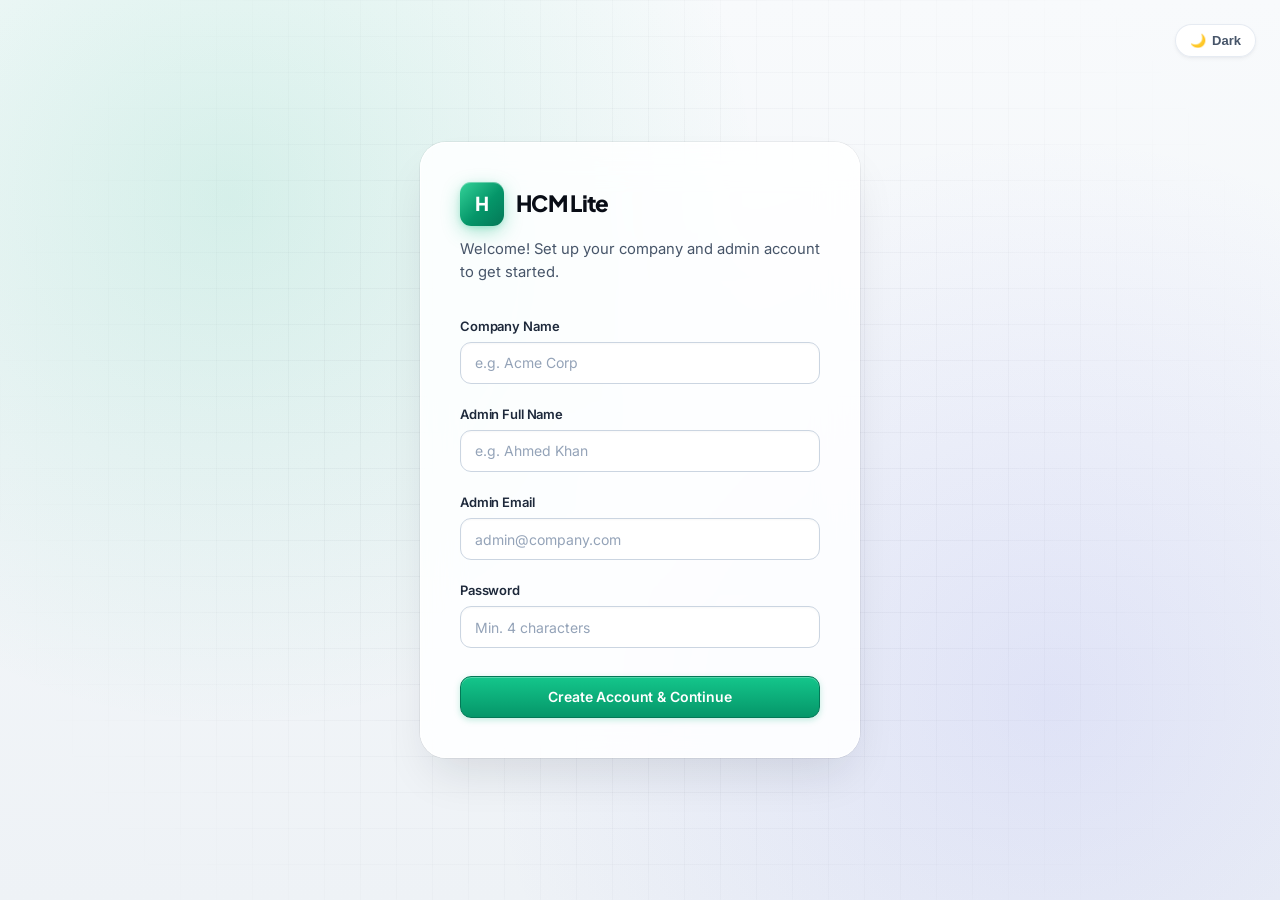
<file: index.html>
<!DOCTYPE html>
<html lang="en">
<head>
  <meta charset="UTF-8">
  <meta name="viewport" content="width=device-width, initial-scale=1.0">
  <meta name="description" content="HCM Lite — Modern Human Capital Management. Manage employees, attendance, leaves and payroll.">
  <title>HCM Lite — Login</title>
  <link rel="preconnect" href="https://fonts.googleapis.com">
  <link rel="preconnect" href="https://fonts.gstatic.com" crossorigin>
  <link href="https://fonts.googleapis.com/css2?family=Inter:wght@400;500;550;600;700&display=swap" rel="stylesheet">
  <link rel="stylesheet" href="css/style.css">
  <script>
    (function() {
      try {
        var t = localStorage.getItem('hcm_theme_pref');
        if (t === 'dark' || (!t && window.matchMedia && window.matchMedia('(prefers-color-scheme: dark)').matches)) {
          document.documentElement.setAttribute('data-theme', 'dark');
        }
      } catch(e) {}
    })();
  </script>
</head>
<body>
  <div class="auth-wrapper">
    <button class="theme-toggle" id="auth-theme-toggle" onclick="toggleTheme()" type="button" aria-label="Toggle theme" title="Toggle theme">
      <span class="theme-icon">🌙</span> <span class="theme-mode-text">Dark</span>
    </button>

    <!-- ====== SETUP CARD (first run only) ====== -->
    <div class="auth-card has-spotlight hidden" id="setup-card">
      <div class="auth-logo">
        <div class="logo-icon">H</div>
        <span>HCM Lite</span>
      </div>
      <p class="auth-subtitle">Welcome! Set up your company and admin account to get started.</p>

      <form id="setup-form" autocomplete="off" novalidate>
        <div class="form-group">
          <label class="form-label" for="setup-company">Company Name</label>
          <input class="form-input" id="setup-company" type="text" placeholder="e.g. Acme Corp">
          <div class="form-error"></div>
        </div>
        <div class="form-group">
          <label class="form-label" for="setup-name">Admin Full Name</label>
          <input class="form-input" id="setup-name" type="text" placeholder="e.g. Ahmed Khan">
          <div class="form-error"></div>
        </div>
        <div class="form-group">
          <label class="form-label" for="setup-email">Admin Email</label>
          <input class="form-input" id="setup-email" type="email" placeholder="admin@company.com">
          <div class="form-error"></div>
        </div>
        <div class="form-group">
          <label class="form-label" for="setup-password">Password</label>
          <input class="form-input" id="setup-password" type="password" placeholder="Min. 4 characters">
          <div class="form-error"></div>
        </div>
        <button class="btn btn-primary" type="submit" style="width:100%;margin-top:var(--sp-2)">Create Account &amp; Continue</button>
      </form>
    </div>

    <!-- ====== LOGIN CARD ====== -->
    <div class="auth-card has-spotlight hidden" id="login-card">
      <div class="auth-logo">
        <div class="logo-icon">H</div>
        <span>HCM Lite</span>
      </div>
      <p class="auth-subtitle">Sign in to your account.</p>

      <form id="login-form" autocomplete="off" novalidate>
        <div class="form-group">
          <label class="form-label" for="login-email">Email</label>
          <input class="form-input" id="login-email" type="email" placeholder="you@company.com">
          <div class="form-error"></div>
        </div>
        <div class="form-group">
          <label class="form-label" for="login-password">Password</label>
          <input class="form-input" id="login-password" type="password" placeholder="Enter password">
          <div class="form-error"></div>
        </div>
        <button class="btn btn-primary" type="submit" style="width:100%;margin-top:var(--sp-2)">Sign In</button>
      </form>
    </div>

  </div>

  <!-- Scripts -->
  <script src="js/storage.js"></script>
  <script src="js/helper.js"></script>
  <script src="js/auth.js"></script>
  <script>
    document.addEventListener('DOMContentLoaded', () => {
      // If already logged in, redirect
      redirectIfLoggedIn();

      // Show setup or login card
      if (isFirstRun()) {
        document.getElementById('setup-card').classList.remove('hidden');
      } else {
        document.getElementById('login-card').classList.remove('hidden');
      }

      // Setup form
      document.getElementById('setup-form').addEventListener('submit', e => {
        e.preventDefault();
        if (handleSetup(e.target)) {
          window.location.href = 'pages/admin.html';
        }
      });

      // Login form
      document.getElementById('login-form').addEventListener('submit', e => {
        e.preventDefault();
        const form = e.target;
        clearValidationErrors(form);
        const email = form.querySelector('#login-email').value;
        const pass  = form.querySelector('#login-password').value;

        // Basic validation
        let valid = true;
        if (!email.trim()) {
          showFieldError(form.querySelector('#login-email'), 'Email is required.');
          valid = false;
        }
        if (!pass) {
          showFieldError(form.querySelector('#login-password'), 'Password is required.');
          valid = false;
        }
        if (!valid) return;

        const result = attemptLogin(email, pass);
        if (result.success) {
          const session = currentSession();
          if (session.role === 'admin') {
            window.location.href = 'pages/admin.html';
          } else {
            window.location.href = 'pages/employee.html';
          }
        } else {
          showFieldError(form.querySelector('#login-email'), result.message);
        }
      });
    });
  </script>
</body>
</html>
</file>
<file: css/style.css>
@import url('https://fonts.googleapis.com/css2?family=Inter:wght@400;500;600;700&family=Plus+Jakarta+Sans:wght@600;700;800&display=swap');

/* ---------- CSS Custom Properties & Design Tokens ---------- */
:root {
  /* Primary Brand Accent (Vivid Emerald / Mint SaaS Identity) */
  --brand-50:  #ecfdf5;
  --brand-100: #d1fae5;
  --brand-200: #a7f3d0;
  --brand-300: #6ee7b7;
  --brand-400: #34d399;
  --brand-500: #10b981;
  --brand-600: #059669;
  --brand-700: #047857;
  --brand-800: #065f46;
  --brand-900: #064e3b;

  /* Indigo / Sapphire Supporting Palette */
  --accent-50:  #eef2ff;
  --accent-100: #e0e7ff;
  --accent-200: #c7d2fe;
  --accent-400: #818cf8;
  --accent-500: #6366f1;
  --accent-600: #4f46e5;
  --accent-700: #4338ca;

  /* Obsidian Midnight Sidebar & Shell Palette */
  --navy-950: #040811;
  --navy-900: #09101f;
  --navy-850: #0e182c;
  --navy-800: #15233e;
  --navy-700: #1f3358;
  --navy-border: rgba(255, 255, 255, 0.07);

  /* Canvas & Layered Surfaces */
  --canvas:       #f4f7fb;
  --surface:      #ffffff;
  --surface-alt:  #f8fafc;
  --surface-card: rgba(255, 255, 255, 0.92);
  --border:       rgba(226, 232, 240, 0.85);
  --border-hover: #cbd5e1;
  --border-focus: #10b981;

  /* Neutrals */
  --gray-50:  #f8fafc;
  --gray-100: #f1f5f9;
  --gray-200: #e2e8f0;
  --gray-300: #cbd5e1;
  --gray-400: #94a3b8;
  --gray-500: #64748b;
  --gray-600: #475569;
  --gray-700: #334155;
  --gray-800: #1e293b;
  --gray-900: #0f172a;

  /* Semantic Colors */
  --success-50:  #ecfdf5;
  --success-100: #d1fae5;
  --success-500: #10b981;
  --success-600: #059669;
  --success-700: #047857;

  --warning-50:  #fffbeb;
  --warning-100: #fef3c7;
  --warning-500: #f59e0b;
  --warning-600: #d97706;
  --warning-700: #b45309;

  --danger-50:  #fef2f2;
  --danger-100: #fee2e2;
  --danger-500: #ef4444;
  --danger-600: #dc2626;
  --danger-700: #b91c1c;

  --info-50:  #eff6ff;
  --info-100: #dbeafe;
  --info-500: #3b82f6;
  --info-600: #2563eb;
  --info-700: #1d4ed8;

  /* Typography Colors */
  --text-primary:   #090d16;
  --text-secondary: #475569;
  --text-muted:     #94a3b8;

  /* Tactile Multi-Layer Shadows & Specular Highlights */
  --shadow-xs:    0 1px 2px rgba(15, 23, 42, 0.03), inset 0 1px 0 rgba(255, 255, 255, 0.8);
  --shadow-sm:    0 2px 4px rgba(15, 23, 42, 0.04), 0 1px 2px rgba(15, 23, 42, 0.03), inset 0 1px 0 rgba(255, 255, 255, 0.9);
  --shadow-md:    0 6px 14px -3px rgba(15, 23, 42, 0.06), 0 2px 6px -2px rgba(15, 23, 42, 0.04);
  --shadow-lg:    0 12px 24px -4px rgba(15, 23, 42, 0.07), 0 4px 8px -3px rgba(15, 23, 42, 0.04);
  --shadow-xl:    0 24px 38px -8px rgba(15, 23, 42, 0.09), 0 8px 14px -6px rgba(15, 23, 42, 0.04);
  --shadow-card:  0 1px 3px rgba(15, 23, 42, 0.03), 0 4px 12px -2px rgba(15, 23, 42, 0.03), inset 0 1px 0 0 rgba(255, 255, 255, 0.85);
  --shadow-card-hover: 0 16px 32px -6px rgba(15, 23, 42, 0.08), 0 6px 12px -3px rgba(15, 23, 42, 0.04), inset 0 1px 0 0 #ffffff;
  --shadow-brand-glow: 0 6px 20px -2px rgba(16, 185, 129, 0.42), 0 2px 6px -1px rgba(16, 185, 129, 0.25);
  --shadow-modal: 0 28px 60px -12px rgba(9, 13, 22, 0.32), 0 0 1px 1px rgba(15, 23, 42, 0.08);

  /* Radii */
  --radius-xs:  5px;
  --radius-sm:  8px;
  --radius-md:  11px;
  --radius-lg:  16px;
  --radius-xl:  20px;
  --radius-2xl: 26px;
  --radius-full: 9999px;

  /* Spacing Scale */
  --sp-1: 4px;
  --sp-2: 8px;
  --sp-3: 12px;
  --sp-4: 16px;
  --sp-5: 20px;
  --sp-6: 24px;
  --sp-8: 32px;
  --sp-10: 40px;
  --sp-12: 48px;
  --sp-16: 64px;

  /* Spring Physics & Transitions */
  --transition-fast: 160ms cubic-bezier(0.22, 1, 0.36, 1);
  --transition-base: 260ms cubic-bezier(0.22, 1, 0.36, 1);
  --transition-slow: 380ms cubic-bezier(0.22, 1, 0.36, 1);

  /* Layout Dimensions */
  --sidebar-width: 268px;
  --sidebar-collapsed: 72px;
}

/* ---------- Reset, Selection & Custom Scrollbars ---------- */
*, *::before, *::after {
  box-sizing: border-box;
  margin: 0;
  padding: 0;
}

::selection {
  background: rgba(16, 185, 129, 0.18);
  color: var(--brand-900);
}

::-webkit-scrollbar {
  width: 7px;
  height: 7px;
}
::-webkit-scrollbar-track {
  background: transparent;
}
::-webkit-scrollbar-thumb {
  background: rgba(148, 163, 184, 0.45);
  border-radius: var(--radius-full);
}
::-webkit-scrollbar-thumb:hover {
  background: rgba(100, 116, 139, 0.7);
}

html {
  font-size: 16px;
  -webkit-font-smoothing: antialiased;
  -moz-osx-font-smoothing: grayscale;
  text-rendering: optimizeLegibility;
  scroll-behavior: smooth;
}

body {
  font-family: 'Inter', -apple-system, BlinkMacSystemFont, 'Segoe UI', Roboto, sans-serif;
  color: var(--text-primary);
  background-color: var(--canvas);
  background-image:
    radial-gradient(at 0% 0%, rgba(16, 185, 129, 0.06) 0px, transparent 45%),
    radial-gradient(at 100% 0%, rgba(99, 102, 241, 0.05) 0px, transparent 45%),
    radial-gradient(at 50% 100%, rgba(16, 185, 129, 0.04) 0px, transparent 50%);
  background-attachment: fixed;
  line-height: 1.55;
  min-height: 100vh;
}

a {
  color: var(--brand-600);
  text-decoration: none;
  transition: color var(--transition-fast);
}
a:hover {
  color: var(--brand-700);
}

img {
  max-width: 100%;
  display: block;
}

/* ---------- Typography ---------- */
h1, h2, h3, h4, h5, h6 {
  font-family: 'Plus Jakarta Sans', 'Inter', sans-serif;
  font-weight: 700;
  line-height: 1.22;
  color: var(--text-primary);
  letter-spacing: -0.025em;
}

h1 { font-size: 1.75rem; font-weight: 800; letter-spacing: -0.03em; }
h2 { font-size: 1.375rem; font-weight: 700; letter-spacing: -0.025em; }
h3 { font-size: 1.125rem; font-weight: 700; }
h4 { font-size: 1rem; font-weight: 600; }

.text-sm    { font-size: 0.875rem; }
.text-xs    { font-size: 0.75rem; }
.text-muted { color: var(--text-secondary); }
.text-brand { color: var(--brand-600); }
.tabular-nums { font-variant-numeric: tabular-nums; }

/* ---------- Accessible Focus ---------- */
:focus-visible {
  outline: 2px solid var(--brand-500);
  outline-offset: 2px;
  border-radius: var(--radius-sm);
}

/* ---------- Reduced Motion ---------- */
@media (prefers-reduced-motion: reduce) {
  *, *::before, *::after {
    animation-duration: 0.01ms !important;
    animation-iteration-count: 1 !important;
    transition-duration: 0.01ms !important;
  }
  html { scroll-behavior: auto; }
}

/* ---------- Cursor Spotlight (Desktop Only) ---------- */
@media (hover: hover) and (pointer: fine) {
  .has-spotlight {
    position: relative;
    overflow: hidden;
  }
  .has-spotlight::before {
    content: '';
    position: absolute;
    inset: 0;
    background: radial-gradient(
      480px circle at var(--mouse-x, 50%) var(--mouse-y, 50%),
      rgba(16, 185, 129, 0.1) 0%,
      rgba(99, 102, 241, 0.03) 45%,
      transparent 75%
    );
    pointer-events: none;
    z-index: 0;
    opacity: 0;
    transition: opacity 300ms ease;
  }
  .has-spotlight:hover::before {
    opacity: 1;
  }
  .has-spotlight > * {
    position: relative;
    z-index: 1;
  }
}

/* ============================================================
   LAYOUT
   ============================================================ */

/* ---------- Auth / Centered Layout ---------- */
.auth-wrapper {
  display: flex;
  align-items: center;
  justify-content: center;
  min-height: 100vh;
  padding: var(--sp-6);
  position: relative;
  overflow: hidden;
  background:
    radial-gradient(circle at 18% 22%, rgba(16, 185, 129, 0.14) 0%, transparent 42%),
    radial-gradient(circle at 82% 78%, rgba(99, 102, 241, 0.12) 0%, transparent 45%),
    linear-gradient(180deg, #f8fafc 0%, #eef2f6 100%);
}

/* Subtle Architectural Grid Overlay on Auth Screen */
.auth-wrapper::before {
  content: '';
  position: absolute;
  inset: 0;
  background-image: 
    linear-gradient(to right, rgba(15, 23, 42, 0.03) 1px, transparent 1px),
    linear-gradient(to bottom, rgba(15, 23, 42, 0.03) 1px, transparent 1px);
  background-size: 36px 36px;
  mask-image: radial-gradient(circle at center, black 40%, transparent 85%);
  -webkit-mask-image: radial-gradient(circle at center, black 40%, transparent 85%);
  pointer-events: none;
}

.auth-card {
  width: 100%;
  max-width: 440px;
  background: rgba(255, 255, 255, 0.88);
  backdrop-filter: blur(20px) saturate(180%);
  -webkit-backdrop-filter: blur(20px) saturate(180%);
  border-radius: var(--radius-2xl);
  box-shadow:
    0 24px 48px -12px rgba(15, 23, 42, 0.12),
    0 0 0 1px rgba(255, 255, 255, 0.9) inset,
    0 0 0 1px rgba(15, 23, 42, 0.06);
  padding: var(--sp-10);
  position: relative;
  overflow: hidden;
  z-index: 1;
  animation: slideUp var(--transition-slow) ease;
}

.auth-card::before {
  content: '';
  position: absolute;
  top: 0;
  left: 0;
  right: 0;
  height: 4px;
  background: linear-gradient(90deg, var(--brand-400) 0%, var(--brand-600) 50%, var(--accent-500) 100%);
}

.auth-logo {
  display: flex;
  align-items: center;
  gap: var(--sp-3);
  margin-bottom: var(--sp-3);
}

.auth-logo .logo-icon {
  width: 44px;
  height: 44px;
  background: linear-gradient(135deg, var(--brand-400) 0%, var(--brand-600) 55%, var(--brand-700) 100%);
  border-radius: var(--radius-md);
  display: flex;
  align-items: center;
  justify-content: center;
  color: #fff;
  font-family: 'Plus Jakarta Sans', sans-serif;
  font-weight: 800;
  font-size: 1.2rem;
  box-shadow: var(--shadow-brand-glow), inset 0 1px 0 rgba(255, 255, 255, 0.35);
}

.auth-logo span {
  font-family: 'Plus Jakarta Sans', sans-serif;
  font-size: 1.4rem;
  font-weight: 800;
  color: var(--text-primary);
  letter-spacing: -0.03em;
}

.auth-subtitle {
  color: var(--text-secondary);
  font-size: 0.925rem;
  margin-bottom: var(--sp-8);
  line-height: 1.55;
}

/* ---------- App Shell ---------- */
.app-shell {
  display: flex;
  min-height: 100vh;
}

/* Sidebar */
.sidebar {
  position: fixed;
  top: 0;
  left: 0;
  bottom: 0;
  width: var(--sidebar-width);
  background:
    radial-gradient(circle at 0% 0%, rgba(16, 185, 129, 0.12) 0%, transparent 45%),
    radial-gradient(circle at 100% 100%, rgba(99, 102, 241, 0.08) 0%, transparent 50%),
    linear-gradient(180deg, var(--navy-900) 0%, var(--navy-950) 100%);
  color: #fff;
  display: flex;
  flex-direction: column;
  z-index: 100;
  border-right: 1px solid var(--navy-border);
  box-shadow: 4px 0 24px rgba(4, 8, 17, 0.22);
  transition: transform var(--transition-base);
}

.sidebar-brand {
  display: flex;
  align-items: center;
  gap: var(--sp-3);
  padding: var(--sp-6) var(--sp-5);
  border-bottom: 1px solid var(--navy-border);
  background: rgba(255, 255, 255, 0.015);
}

.sidebar-brand .logo-icon {
  width: 38px;
  height: 38px;
  background: linear-gradient(135deg, var(--brand-400) 0%, var(--brand-600) 100%);
  border-radius: var(--radius-md);
  display: flex;
  align-items: center;
  justify-content: center;
  font-family: 'Plus Jakarta Sans', sans-serif;
  font-weight: 800;
  font-size: 1rem;
  color: #fff;
  flex-shrink: 0;
  box-shadow: 0 4px 14px rgba(16, 185, 129, 0.4), inset 0 1px 0 rgba(255, 255, 255, 0.35);
}

.sidebar-brand span {
  font-family: 'Plus Jakarta Sans', sans-serif;
  font-weight: 700;
  font-size: 1.125rem;
  white-space: nowrap;
  letter-spacing: -0.02em;
  color: #ffffff;
}

.sidebar-nav {
  flex: 1;
  padding: var(--sp-4) var(--sp-3);
  overflow-y: auto;
}

.sidebar-nav .nav-section {
  padding: var(--sp-4) var(--sp-3) var(--sp-2);
  font-size: 0.68rem;
  font-weight: 700;
  text-transform: uppercase;
  letter-spacing: 0.1em;
  color: #64748b;
}

.sidebar-nav a {
  display: flex;
  align-items: center;
  gap: var(--sp-3);
  padding: 11px 14px;
  color: rgba(203, 213, 225, 0.78);
  font-size: 0.875rem;
  font-weight: 500;
  border-radius: var(--radius-md);
  margin-bottom: 4px;
  transition: all var(--transition-fast);
  position: relative;
  border: 1px solid transparent;
}

.sidebar-nav a:hover {
  color: #ffffff;
  background: rgba(255, 255, 255, 0.055);
  border-color: rgba(255, 255, 255, 0.04);
  transform: translateX(3px);
}

.sidebar-nav a.active {
  color: #ffffff;
  background: linear-gradient(90deg, rgba(16, 185, 129, 0.2) 0%, rgba(16, 185, 129, 0.04) 100%);
  border-color: rgba(16, 185, 129, 0.22);
  font-weight: 600;
  box-shadow: inset 0 1px 0 rgba(255, 255, 255, 0.08);
}

.sidebar-nav a.active .nav-icon {
  color: var(--brand-400);
  filter: drop-shadow(0 0 8px rgba(52, 211, 153, 0.45));
}

.sidebar-nav a.active::before {
  content: '';
  position: absolute;
  left: -1px;
  top: 8px;
  bottom: 8px;
  width: 3.5px;
  background: var(--brand-400);
  border-radius: 0 var(--radius-xs) var(--radius-xs) 0;
  box-shadow: 0 0 10px var(--brand-400);
}

.sidebar-nav .nav-icon {
  font-size: 1.05rem;
  width: 22px;
  text-align: center;
  flex-shrink: 0;
  transition: transform var(--transition-fast), color var(--transition-fast);
}

.sidebar-nav a:hover .nav-icon {
  transform: scale(1.08);
}

.sidebar-footer {
  padding: var(--sp-4);
  border-top: 1px solid var(--navy-border);
  background: rgba(4, 8, 17, 0.45);
  backdrop-filter: blur(8px);
}

.sidebar-user {
  display: flex;
  align-items: center;
  gap: var(--sp-3);
  padding: 10px;
  border-radius: var(--radius-md);
  background: rgba(255, 255, 255, 0.035);
  border: 1px solid rgba(255, 255, 255, 0.06);
  box-shadow: inset 0 1px 0 rgba(255, 255, 255, 0.04);
}

.sidebar-avatar {
  width: 38px;
  height: 38px;
  border-radius: var(--radius-full);
  background: linear-gradient(135deg, var(--brand-400), var(--brand-700));
  color: #fff;
  display: flex;
  align-items: center;
  justify-content: center;
  font-family: 'Plus Jakarta Sans', sans-serif;
  font-weight: 700;
  font-size: 0.85rem;
  flex-shrink: 0;
  box-shadow: 0 2px 8px rgba(16, 185, 129, 0.35), 0 0 0 2px rgba(255, 255, 255, 0.12);
}

.sidebar-user-info {
  flex: 1;
  min-width: 0;
}

.sidebar-user-name {
  font-size: 0.875rem;
  font-weight: 600;
  color: #ffffff;
  white-space: nowrap;
  overflow: hidden;
  text-overflow: ellipsis;
}

.sidebar-user-role {
  font-size: 0.72rem;
  color: #94a3b8;
  text-transform: capitalize;
  display: flex;
  align-items: center;
  gap: 6px;
  margin-top: 1px;
}

.sidebar-user-role::before {
  content: '';
  width: 6px;
  height: 6px;
  border-radius: var(--radius-full);
  background: var(--brand-400);
  box-shadow: 0 0 0 3px rgba(52, 211, 153, 0.2);
  display: inline-block;
}

/* Main Content */
.main-content {
  margin-left: var(--sidebar-width);
  flex: 1;
  min-width: 0;
  padding: var(--sp-8) var(--sp-10);
  max-width: 1600px;
}

/* Mobile Sidebar Toggle */
.sidebar-toggle {
  display: none;
  position: fixed;
  top: var(--sp-4);
  left: var(--sp-4);
  z-index: 200;
  width: 42px;
  height: 42px;
  border-radius: var(--radius-md);
  background: rgba(255, 255, 255, 0.9);
  backdrop-filter: blur(10px);
  border: 1px solid var(--border);
  box-shadow: var(--shadow-md);
  cursor: pointer;
  align-items: center;
  justify-content: center;
  font-size: 1.25rem;
  color: var(--text-primary);
  transition: transform var(--transition-fast), background var(--transition-fast);
}

.sidebar-toggle:hover {
  background: #ffffff;
  transform: scale(1.04);
}

.sidebar-overlay {
  display: none;
  position: fixed;
  inset: 0;
  background: rgba(9, 13, 22, 0.55);
  backdrop-filter: blur(6px);
  -webkit-backdrop-filter: blur(6px);
  z-index: 90;
}

/* ---------- Page Header (Frosted Command Bar) ---------- */
.page-header {
  display: flex;
  align-items: center;
  justify-content: space-between;
  flex-wrap: wrap;
  gap: var(--sp-4);
  margin-bottom: var(--sp-8);
  padding: var(--sp-5) var(--sp-6);
  background: rgba(255, 255, 255, 0.82);
  backdrop-filter: blur(16px) saturate(180%);
  -webkit-backdrop-filter: blur(16px) saturate(180%);
  border: 1px solid rgba(226, 232, 240, 0.9);
  border-radius: var(--radius-xl);
  box-shadow: var(--shadow-card);
  position: relative;
}

.page-header h1 {
  margin: 0;
  display: flex;
  align-items: center;
  gap: var(--sp-3);
  font-size: 1.5rem;
  background: linear-gradient(135deg, #090d16 0%, #334155 100%);
  -webkit-background-clip: text;
  -webkit-text-fill-color: transparent;
}

.page-header-actions {
  display: flex;
  gap: var(--sp-3);
  align-items: center;
  flex-wrap: wrap;
}

/* ============================================================
   COMPONENTS
   ============================================================ */

/* ---------- Tactile 3D-Bezel Buttons ---------- */
.btn {
  display: inline-flex;
  align-items: center;
  justify-content: center;
  gap: var(--sp-2);
  padding: 0 var(--sp-5);
  height: 42px;
  font-family: inherit;
  font-size: 0.875rem;
  font-weight: 600;
  letter-spacing: -0.01em;
  border: 1px solid transparent;
  border-radius: var(--radius-md);
  cursor: pointer;
  transition: all var(--transition-fast);
  white-space: nowrap;
  line-height: 1;
  text-decoration: none;
  position: relative;
  user-select: none;
}

.btn:hover {
  transform: translateY(-1.5px);
}

.btn:active {
  transform: translateY(0) scale(0.985);
}

.btn:disabled {
  opacity: 0.55;
  cursor: not-allowed;
  transform: none !important;
  box-shadow: none !important;
}

.btn-primary {
  background: linear-gradient(180deg, #14c68b 0%, #059669 100%);
  color: #fff;
  border-color: #047857;
  box-shadow:
    0 2px 6px rgba(16, 185, 129, 0.25),
    inset 0 1px 0 rgba(255, 255, 255, 0.28);
}

.btn-primary:hover {
  background: linear-gradient(180deg, #10b981 0%, #047857 100%);
  box-shadow:
    var(--shadow-brand-glow),
    inset 0 1px 0 rgba(255, 255, 255, 0.35);
  color: #fff;
}

.btn-secondary {
  background: linear-gradient(180deg, #ffffff 0%, #f8fafc 100%);
  color: var(--text-primary);
  border-color: #cbd5e1;
  box-shadow: var(--shadow-xs);
}

.btn-secondary:hover {
  background: #ffffff;
  border-color: #94a3b8;
  box-shadow: var(--shadow-sm);
  color: var(--text-primary);
}

.btn-danger {
  background: linear-gradient(180deg, #f87171 0%, #dc2626 100%);
  color: #fff;
  border-color: #b91c1c;
  box-shadow:
    0 2px 6px rgba(239, 68, 68, 0.24),
    inset 0 1px 0 rgba(255, 255, 255, 0.25);
}

.btn-danger:hover {
  background: linear-gradient(180deg, #ef4444 0%, #b91c1c 100%);
  box-shadow: 0 6px 18px -2px rgba(239, 68, 68, 0.4);
  color: #fff;
}

.btn-success {
  background: linear-gradient(180deg, #14c68b 0%, #059669 100%);
  color: #fff;
  border-color: #047857;
  box-shadow:
    0 2px 6px rgba(16, 185, 129, 0.24),
    inset 0 1px 0 rgba(255, 255, 255, 0.25);
}

.btn-success:hover {
  background: linear-gradient(180deg, #10b981 0%, #047857 100%);
  box-shadow: var(--shadow-brand-glow);
  color: #fff;
}

.btn-ghost {
  background: transparent;
  color: var(--text-secondary);
  border-color: transparent;
}

.btn-ghost:hover {
  background: rgba(15, 23, 42, 0.05);
  color: var(--text-primary);
  transform: none;
}

.btn-sm {
  height: 34px;
  padding: 0 var(--sp-3);
  font-size: 0.8125rem;
  border-radius: var(--radius-sm);
}

.btn-icon {
  width: 36px;
  height: 36px;
  padding: 0;
  border-radius: var(--radius-sm);
}

.btn-logout {
  width: 100%;
  margin-top: var(--sp-3);
  background: rgba(255, 255, 255, 0.04);
  border: 1px solid rgba(255, 255, 255, 0.08);
  color: #cbd5e1;
  font-size: 0.8125rem;
  height: 38px;
}

.btn-logout:hover {
  background: rgba(239, 68, 68, 0.16);
  border-color: rgba(239, 68, 68, 0.35);
  color: #fecaca;
  box-shadow: 0 4px 12px rgba(239, 68, 68, 0.15);
}

/* ---------- Bento Cards & Surfaces ---------- */
.card {
  background: var(--surface-card);
  backdrop-filter: blur(12px);
  -webkit-backdrop-filter: blur(12px);
  border: 1px solid var(--border);
  border-radius: var(--radius-xl);
  box-shadow: var(--shadow-card);
  transition:
    box-shadow var(--transition-base),
    transform var(--transition-base),
    border-color var(--transition-base);
}

.card:hover {
  box-shadow: var(--shadow-card-hover);
  border-color: var(--border-hover);
}

.card-body {
  padding: var(--sp-6);
}

/* Stat Grid & Bento KPI Cards */
.stat-grid {
  display: grid;
  grid-template-columns: repeat(auto-fit, minmax(225px, 1fr));
  gap: var(--sp-5);
  margin-bottom: var(--sp-8);
}

.stat-card {
  padding: var(--sp-6);
  border-radius: var(--radius-xl);
  position: relative;
  overflow: hidden;
  background: linear-gradient(180deg, #ffffff 0%, #fcfdfe 100%);
  border: 1px solid var(--border);
  box-shadow: var(--shadow-card);
}

/* Ambient Corner Glow on Stat Cards */
.stat-card::after {
  content: '';
  position: absolute;
  top: -36px;
  right: -36px;
  width: 120px;
  height: 120px;
  border-radius: 50%;
  background: radial-gradient(circle, rgba(16, 185, 129, 0.09) 0%, transparent 70%);
  pointer-events: none;
  transition: transform var(--transition-base);
}

.stat-card:hover {
  transform: translateY(-4px);
  box-shadow: var(--shadow-card-hover);
  border-color: var(--border-hover);
}

.stat-card:hover::after {
  transform: scale(1.25);
}

.stat-label,
.stat-card .stat-label {
  font-size: 0.74rem;
  font-weight: 700;
  text-transform: uppercase;
  letter-spacing: 0.06em;
  color: var(--text-secondary);
  margin-bottom: 6px;
}

.stat-value,
.stat-card .stat-value {
  font-family: 'Plus Jakarta Sans', 'Inter', sans-serif;
  font-size: 2rem;
  font-weight: 800;
  letter-spacing: -0.035em;
  line-height: 1.15;
  font-variant-numeric: tabular-nums;
  color: var(--text-primary);
}

.stat-card .stat-icon {
  width: 46px;
  height: 46px;
  border-radius: 13px;
  display: flex;
  align-items: center;
  justify-content: center;
  font-size: 1.25rem;
  margin-bottom: var(--sp-4);
  transition: transform var(--transition-base);
}

.stat-card:hover .stat-icon {
  transform: scale(1.06) rotate(-3deg);
}

.stat-icon.green {
  background: linear-gradient(135deg, #ecfdf5 0%, #d1fae5 100%);
  color: #059669;
  border: 1px solid rgba(167, 243, 208, 0.8);
  box-shadow: 0 4px 10px -2px rgba(16, 185, 129, 0.14), inset 0 1px 0 #ffffff;
}
.stat-icon.blue {
  background: linear-gradient(135deg, #eff6ff 0%, #dbeafe 100%);
  color: #2563eb;
  border: 1px solid rgba(191, 219, 254, 0.8);
  box-shadow: 0 4px 10px -2px rgba(59, 130, 246, 0.14), inset 0 1px 0 #ffffff;
}
.stat-icon.amber {
  background: linear-gradient(135deg, #fffbeb 0%, #fef3c7 100%);
  color: #d97706;
  border: 1px solid rgba(253, 230, 138, 0.8);
  box-shadow: 0 4px 10px -2px rgba(245, 158, 11, 0.14), inset 0 1px 0 #ffffff;
}
.stat-icon.red {
  background: linear-gradient(135deg, #fef2f2 0%, #fee2e2 100%);
  color: #dc2626;
  border: 1px solid rgba(254, 202, 202, 0.8);
  box-shadow: 0 4px 10px -2px rgba(239, 68, 68, 0.14), inset 0 1px 0 #ffffff;
}
.stat-icon.brand {
  background: linear-gradient(135deg, rgba(16, 185, 129, 0.14), rgba(5, 150, 105, 0.26));
  color: #047857;
  border: 1px solid #6ee7b7;
  box-shadow: 0 4px 12px -2px rgba(16, 185, 129, 0.2), inset 0 1px 0 rgba(255, 255, 255, 0.6);
}

/* ---------- Forms ---------- */
.form-group {
  margin-bottom: var(--sp-5);
}

.form-label {
  display: block;
  font-size: 0.8125rem;
  font-weight: 600;
  color: var(--gray-800);
  margin-bottom: 6px;
  letter-spacing: -0.01em;
}

.form-input,
.form-select,
.form-textarea {
  display: block;
  width: 100%;
  height: 42px;
  padding: 0 14px;
  font-family: inherit;
  font-size: 0.875rem;
  color: var(--text-primary);
  background: #ffffff;
  border: 1px solid #cbd5e1;
  border-radius: var(--radius-md);
  box-shadow: inset 0 1px 2px rgba(15, 23, 42, 0.03);
  transition:
    border-color var(--transition-fast),
    box-shadow var(--transition-fast),
    background-color var(--transition-fast);
}

.form-input::placeholder {
  color: var(--text-muted);
}

.form-input:hover,
.form-select:hover,
.form-textarea:hover {
  border-color: #94a3b8;
}

.form-input:focus,
.form-select:focus,
.form-textarea:focus {
  outline: none;
  background: #ffffff;
  border-color: var(--brand-500);
  box-shadow:
    0 0 0 4px rgba(16, 185, 129, 0.14),
    inset 0 1px 2px rgba(15, 23, 42, 0.02);
}

.form-textarea {
  height: auto;
  min-height: 92px;
  padding: var(--sp-3) 14px;
  resize: vertical;
  line-height: 1.5;
}

.form-select {
  appearance: none;
  background-image: url("data:image/svg+xml,%3Csvg xmlns='http://www.w3.org/2000/svg' width='12' height='12' viewBox='0 0 12 12'%3E%3Cpath fill='none' stroke='%23475569' stroke-width='1.75' stroke-linecap='round' stroke-linejoin='round' d='M2.5 4.5L6 8l3.5-3.5'/%3E%3C/svg%3E");
  background-repeat: no-repeat;
  background-position: right 14px center;
  padding-right: 38px;
  cursor: pointer;
}

/* Inline Errors */
.form-input.is-invalid,
.form-select.is-invalid {
  border-color: var(--danger-500);
  background-color: #fffafb;
}

.form-input.is-invalid:focus,
.form-select.is-invalid:focus {
  box-shadow: 0 0 0 4px rgba(239, 68, 68, 0.14);
}

.form-error {
  font-size: 0.75rem;
  font-weight: 500;
  color: var(--danger-600);
  margin-top: 5px;
  display: none;
}

.form-error.visible {
  display: block;
  animation: fadeIn var(--transition-fast) ease;
}

.form-row {
  display: grid;
  grid-template-columns: 1fr 1fr;
  gap: var(--sp-4);
}

/* ---------- Toolbars & Filters ---------- */
.toolbar {
  display: flex;
  gap: var(--sp-3);
  align-items: center;
  margin-bottom: var(--sp-6);
  flex-wrap: wrap;
}

.search-box {
  position: relative;
  flex: 1;
  min-width: 240px;
}

.search-icon {
  position: absolute;
  left: 14px;
  top: 50%;
  transform: translateY(-50%);
  color: var(--text-muted);
  font-size: 0.95rem;
  pointer-events: none;
  transition: color var(--transition-fast);
}

.search-box:focus-within .search-icon {
  color: var(--brand-600);
}

.search-box .form-input {
  padding-left: 42px;
  background: #ffffff;
  box-shadow: var(--shadow-xs);
}

.filter-select {
  width: auto;
  min-width: 185px;
  background-color: #ffffff;
  box-shadow: var(--shadow-xs);
}

/* ---------- High-Craft Data Tables ---------- */
.table-wrapper {
  overflow-x: auto;
  border-radius: var(--radius-xl);
  border: 1px solid var(--border);
  box-shadow: var(--shadow-card);
  background: #ffffff;
}

.data-table {
  width: 100%;
  border-collapse: separate;
  border-spacing: 0;
  font-size: 0.875rem;
  text-align: left;
}

.data-table thead th {
  padding: 13px var(--sp-5);
  font-weight: 700;
  font-size: 0.72rem;
  text-transform: uppercase;
  letter-spacing: 0.06em;
  color: var(--gray-600);
  background: linear-gradient(180deg, #f8fafc 0%, #f1f5f9 100%);
  border-bottom: 1px solid var(--gray-200);
  white-space: nowrap;
}

.data-table tbody td {
  padding: 15px var(--sp-5);
  border-bottom: 1px solid var(--gray-100);
  vertical-align: middle;
  color: var(--gray-800);
  transition: background-color var(--transition-fast);
}

.data-table tbody tr {
  transition: background-color var(--transition-fast);
}

.data-table tbody tr:hover td {
  background-color: #f8fafc;
}

.data-table tbody tr:hover td:first-child {
  box-shadow: inset 3px 0 0 var(--brand-500);
}

.data-table tbody tr:last-child td {
  border-bottom: none;
}

/* ---------- Luminous Status Badges ---------- */
.badge {
  display: inline-flex;
  align-items: center;
  padding: 3px 11px;
  font-size: 0.72rem;
  font-weight: 600;
  border-radius: var(--radius-full);
  text-transform: capitalize;
  line-height: 1.45;
  letter-spacing: 0.015em;
  box-shadow: inset 0 1px 0 rgba(255, 255, 255, 0.65);
}

.badge::before {
  content: '';
  width: 6px;
  height: 6px;
  border-radius: 50%;
  margin-right: 6px;
  background: currentColor;
  flex-shrink: 0;
}

.badge-success {
  background: linear-gradient(180deg, #ecfdf5 0%, #d1fae5 100%);
  color: #047857;
  border: 1px solid #a7f3d0;
}
.badge-success::before {
  box-shadow: 0 0 0 2px rgba(16, 185, 129, 0.22);
}

.badge-warning {
  background: linear-gradient(180deg, #fffbeb 0%, #fef3c7 100%);
  color: #b45309;
  border: 1px solid #fde68a;
}
.badge-warning::before {
  box-shadow: 0 0 0 2px rgba(245, 158, 11, 0.22);
}

.badge-danger {
  background: linear-gradient(180deg, #fef2f2 0%, #fee2e2 100%);
  color: #b91c1c;
  border: 1px solid #fecaca;
}
.badge-danger::before {
  box-shadow: 0 0 0 2px rgba(239, 68, 68, 0.22);
}

.badge-info {
  background: linear-gradient(180deg, #eff6ff 0%, #dbeafe 100%);
  color: #1d4ed8;
  border: 1px solid #bfdbfe;
}
.badge-info::before {
  box-shadow: 0 0 0 2px rgba(59, 130, 246, 0.22);
}

.badge-neutral {
  background: linear-gradient(180deg, #f8fafc 0%, #f1f5f9 100%);
  color: #475569;
  border: 1px solid #e2e8f0;
}

/* ---------- Modal ---------- */
.modal-overlay {
  display: none;
  position: fixed;
  inset: 0;
  background: rgba(9, 13, 22, 0.6);
  backdrop-filter: blur(8px);
  -webkit-backdrop-filter: blur(8px);
  z-index: 500;
  align-items: center;
  justify-content: center;
  padding: var(--sp-6);
  animation: fadeIn var(--transition-fast) ease;
}

.modal-overlay.open {
  display: flex;
}

.modal {
  background: #ffffff;
  border-radius: var(--radius-2xl);
  box-shadow: var(--shadow-modal);
  border: 1px solid rgba(226, 232, 240, 0.9);
  width: 100%;
  max-width: 520px;
  max-height: 90vh;
  overflow-y: auto;
  animation: modalPop var(--transition-base) cubic-bezier(0.16, 1, 0.3, 1);
}

.modal-header {
  display: flex;
  align-items: center;
  justify-content: space-between;
  padding: var(--sp-5) var(--sp-6);
  border-bottom: 1px solid var(--gray-200);
  background: linear-gradient(180deg, #ffffff 0%, #f8fafc 100%);
}

.modal-header h3 {
  font-size: 1.15rem;
  letter-spacing: -0.02em;
}

.modal-close {
  background: transparent;
  border: 1px solid transparent;
  font-size: 1.25rem;
  cursor: pointer;
  color: var(--text-secondary);
  width: 34px;
  height: 34px;
  display: flex;
  align-items: center;
  justify-content: center;
  border-radius: var(--radius-sm);
  transition: all var(--transition-fast);
}

.modal-close:hover {
  background: var(--gray-100);
  border-color: var(--gray-200);
  color: var(--text-primary);
  transform: rotate(90deg);
}

.modal-body {
  padding: var(--sp-6);
}

.modal-footer {
  display: flex;
  justify-content: flex-end;
  gap: var(--sp-3);
  padding: var(--sp-4) var(--sp-6);
  border-top: 1px solid var(--gray-200);
  background: var(--gray-50);
  border-radius: 0 0 var(--radius-2xl) var(--radius-2xl);
}

/* ---------- Toast Notifications ---------- */
#toast-container {
  position: fixed;
  bottom: var(--sp-6);
  right: var(--sp-6);
  z-index: 1000;
  display: flex;
  flex-direction: column;
  gap: var(--sp-3);
  pointer-events: none;
}

.toast {
  pointer-events: auto;
  display: flex;
  align-items: center;
  gap: var(--sp-3);
  padding: 14px var(--sp-5);
  background: rgba(255, 255, 255, 0.95);
  backdrop-filter: blur(12px);
  border: 1px solid var(--gray-200);
  border-radius: var(--radius-lg);
  box-shadow:
    0 16px 32px -6px rgba(15, 23, 42, 0.14),
    0 4px 10px -2px rgba(15, 23, 42, 0.06);
  font-size: 0.875rem;
  font-weight: 500;
  color: var(--text-primary);
  animation: slideInRight var(--transition-base) ease, fadeOut .3s ease 2.7s forwards;
  min-width: 290px;
  max-width: 420px;
}

.toast.toast-success { border-left: 4px solid var(--brand-500); }
.toast.toast-error   { border-left: 4px solid var(--danger-500); }
.toast.toast-info    { border-left: 4px solid var(--info-500); }

/* ---------- Empty States ---------- */
.empty-state {
  text-align: center;
  padding: var(--sp-12) var(--sp-6);
  color: var(--text-secondary);
}

.empty-state .empty-icon {
  font-size: 2.85rem;
  margin-bottom: var(--sp-3);
  opacity: 0.75;
  display: inline-block;
  filter: drop-shadow(0 6px 12px rgba(15, 23, 42, 0.08));
}

.empty-state p {
  font-size: 0.95rem;
  max-width: 360px;
  margin: 0 auto;
  line-height: 1.55;
}

/* ---------- Attendance & Portal Components ---------- */
.attendance-hero {
  display: flex;
  align-items: center;
  justify-content: space-between;
  gap: var(--sp-6);
  flex-wrap: wrap;
  padding: var(--sp-6);
  border-bottom: 1px solid var(--border);
  background:
    radial-gradient(circle at 0% 50%, rgba(16, 185, 129, 0.1) 0%, transparent 55%),
    linear-gradient(135deg, rgba(236, 253, 245, 0.6) 0%, rgba(255, 255, 255, 0) 100%);
}

.attendance-time-grid {
  display: grid;
  grid-template-columns: repeat(auto-fit, minmax(165px, 1fr));
  gap: var(--sp-4);
  padding: var(--sp-6);
}

.attendance-time-card {
  padding: var(--sp-4) var(--sp-5);
  background: linear-gradient(180deg, #ffffff 0%, #f8fafc 100%);
  border: 1px solid var(--gray-200);
  border-radius: var(--radius-lg);
  box-shadow: var(--shadow-xs);
  transition: transform var(--transition-fast), border-color var(--transition-fast), box-shadow var(--transition-fast);
}

.attendance-time-card:hover {
  transform: translateY(-2px);
  border-color: var(--brand-300);
  box-shadow: var(--shadow-md);
}

.attendance-time-card .time-label {
  font-size: 0.72rem;
  font-weight: 700;
  text-transform: uppercase;
  letter-spacing: 0.06em;
  color: var(--text-secondary);
  margin-bottom: 6px;
}

.attendance-time-card .time-value {
  font-family: 'Plus Jakarta Sans', 'Inter', sans-serif;
  font-size: 1.45rem;
  font-weight: 800;
  color: var(--text-primary);
  font-variant-numeric: tabular-nums;
  letter-spacing: -0.02em;
}

.attendance-actions {
  display: flex;
  gap: var(--sp-3);
  padding: 0 var(--sp-6) var(--sp-6);
  flex-wrap: wrap;
}

.attendance-note {
  font-size: 0.8125rem;
  color: var(--text-secondary);
  display: flex;
  align-items: center;
  gap: var(--sp-2);
}

.days-grid {
  display: flex;
  flex-wrap: wrap;
  gap: var(--sp-2);
  margin-top: var(--sp-2);
}

.checkbox-pill {
  display: inline-flex;
  align-items: center;
  gap: var(--sp-2);
  padding: 8px 14px;
  background: #ffffff;
  border: 1px solid var(--gray-200);
  border-radius: var(--radius-md);
  box-shadow: var(--shadow-xs);
  cursor: pointer;
  font-size: 0.8125rem;
  font-weight: 600;
  user-select: none;
  transition: all var(--transition-fast);
}

.checkbox-pill:hover {
  border-color: var(--brand-400);
  background: var(--brand-50);
  color: var(--brand-800);
}

.checkbox-pill:has(input:checked) {
  background: var(--brand-50);
  border-color: var(--brand-500);
  color: var(--brand-800);
  box-shadow: 0 0 0 2px rgba(16, 185, 129, 0.14);
}

.checkbox-pill input[type="checkbox"] {
  accent-color: var(--brand-600);
  width: 16px;
  height: 16px;
  cursor: pointer;
}

.settings-layout {
  display: grid;
  grid-template-columns: 2fr 1fr;
  gap: var(--sp-6);
}

/* ---------- Announcements Feed ---------- */
.announcement-list {
  display: flex;
  flex-direction: column;
  gap: var(--sp-4);
}

.announcement-item {
  padding: var(--sp-5) var(--sp-6);
  background: #ffffff;
  border: 1px solid var(--gray-200);
  border-left: 4px solid var(--brand-500);
  border-radius: var(--radius-lg);
  box-shadow: var(--shadow-xs);
  transition: transform var(--transition-fast), box-shadow var(--transition-fast), border-color var(--transition-fast);
}

.announcement-item:hover {
  transform: translateY(-2px);
  box-shadow: var(--shadow-md);
  border-color: var(--gray-300);
  border-left-color: var(--brand-600);
}

.announcement-header {
  display: flex;
  align-items: center;
  justify-content: space-between;
  margin-bottom: var(--sp-2);
  gap: var(--sp-2);
  flex-wrap: wrap;
}

.announcement-meta {
  font-size: 0.75rem;
  font-weight: 500;
  color: var(--text-secondary);
  display: flex;
  align-items: center;
  gap: var(--sp-2);
}

.announcement-text {
  font-size: 0.9375rem;
  color: var(--text-primary);
  line-height: 1.6;
  white-space: pre-wrap;
  word-break: break-word;
}

/* ---------- Smart Helper AI Chat Widget ---------- */
.smart-helper-trigger {
  position: fixed;
  bottom: 24px;
  right: 24px;
  z-index: 450;
  display: flex;
  align-items: center;
  gap: var(--sp-2);
  padding: 13px 22px;
  background: linear-gradient(135deg, var(--brand-500) 0%, var(--brand-700) 100%);
  color: #fff;
  border: 1px solid rgba(255, 255, 255, 0.22);
  border-radius: var(--radius-full);
  box-shadow:
    0 10px 25px -3px rgba(16, 185, 129, 0.48),
    inset 0 1px 0 rgba(255, 255, 255, 0.35);
  cursor: pointer;
  font-family: 'Plus Jakarta Sans', 'Inter', sans-serif;
  font-size: 0.875rem;
  font-weight: 700;
  letter-spacing: -0.01em;
  transition: transform var(--transition-fast), box-shadow var(--transition-fast);
}

.smart-helper-trigger:hover {
  transform: translateY(-3px) scale(1.02);
  box-shadow:
    0 14px 30px -2px rgba(16, 185, 129, 0.58),
    inset 0 1px 0 rgba(255, 255, 255, 0.45);
}

.smart-helper-panel {
  position: fixed;
  bottom: 86px;
  right: 24px;
  width: 390px;
  max-width: calc(100vw - 32px);
  height: 540px;
  max-height: calc(100vh - 115px);
  background: #ffffff;
  border: 1px solid rgba(226, 232, 240, 0.95);
  border-radius: var(--radius-2xl);
  box-shadow:
    0 24px 48px -12px rgba(9, 13, 22, 0.22),
    0 0 0 1px rgba(15, 23, 42, 0.05);
  display: flex;
  flex-direction: column;
  z-index: 450;
  overflow: hidden;
  animation: modalPop var(--transition-base) ease;
}

.smart-helper-header {
  display: flex;
  align-items: center;
  justify-content: space-between;
  padding: var(--sp-4) var(--sp-5);
  background:
    radial-gradient(circle at 0% 0%, rgba(16, 185, 129, 0.25) 0%, transparent 60%),
    var(--navy-900);
  border-bottom: 1px solid var(--navy-border);
  color: #fff;
}

.smart-helper-header h3 {
  font-size: 0.95rem;
  color: #fff;
  display: flex;
  align-items: center;
  gap: var(--sp-2);
}

.smart-helper-header .helper-actions {
  display: flex;
  align-items: center;
  gap: var(--sp-2);
}

.smart-helper-header button {
  background: rgba(255, 255, 255, 0.1);
  border: 1px solid rgba(255, 255, 255, 0.12);
  color: #fff;
  cursor: pointer;
  padding: 5px 10px;
  border-radius: var(--radius-sm);
  font-size: 0.75rem;
  font-weight: 600;
  transition: background var(--transition-fast);
}

.smart-helper-header button:hover {
  background: rgba(255, 255, 255, 0.2);
}

.smart-helper-body {
  flex: 1;
  padding: var(--sp-4);
  overflow-y: auto;
  display: flex;
  flex-direction: column;
  gap: var(--sp-3);
  background: #f8fafc;
}

.chat-msg {
  padding: 11px 15px;
  border-radius: var(--radius-lg);
  font-size: 0.875rem;
  line-height: 1.5;
  max-width: 85%;
  word-break: break-word;
  white-space: pre-wrap;
}

.chat-msg.bot {
  background: #ffffff;
  color: var(--text-primary);
  align-self: flex-start;
  border-bottom-left-radius: var(--radius-xs);
  border: 1px solid var(--gray-200);
  box-shadow: var(--shadow-xs);
}

.chat-msg.user {
  background: linear-gradient(135deg, var(--brand-500) 0%, var(--brand-700) 100%);
  color: #fff;
  align-self: flex-end;
  border-bottom-right-radius: var(--radius-xs);
  box-shadow: 0 4px 12px rgba(16, 185, 129, 0.22);
}

.helper-suggestions {
  display: flex;
  flex-wrap: wrap;
  gap: var(--sp-2);
  margin-top: var(--sp-2);
}

.helper-chip {
  padding: 6px 13px;
  font-size: 0.75rem;
  font-weight: 600;
  background: #ffffff;
  border: 1px solid var(--gray-200);
  border-radius: var(--radius-full);
  color: var(--brand-700);
  box-shadow: var(--shadow-xs);
  cursor: pointer;
  transition: all var(--transition-fast);
  text-align: left;
}

.helper-chip:hover {
  background: var(--brand-50);
  border-color: var(--brand-400);
  transform: translateY(-1px);
  box-shadow: var(--shadow-sm);
}

.smart-helper-footer {
  display: flex;
  padding: var(--sp-3);
  border-top: 1px solid var(--gray-200);
  background: #ffffff;
  gap: var(--sp-2);
}

.smart-helper-input {
  flex: 1;
  height: 40px;
  padding: 0 var(--sp-3);
  border: 1px solid #cbd5e1;
  border-radius: var(--radius-md);
  font-size: 0.875rem;
  outline: none;
  transition: border-color var(--transition-fast), box-shadow var(--transition-fast);
}

.smart-helper-input:focus {
  border-color: var(--brand-500);
  box-shadow: 0 0 0 3px rgba(16, 185, 129, 0.14);
}

.smart-helper-send {
  height: 40px;
  padding: 0 var(--sp-4);
  background: linear-gradient(180deg, var(--brand-500) 0%, var(--brand-600) 100%);
  color: #fff;
  border: 1px solid var(--brand-700);
  border-radius: var(--radius-md);
  font-weight: 600;
  font-size: 0.8125rem;
  cursor: pointer;
  transition: filter var(--transition-fast);
}

.smart-helper-send:hover {
  filter: brightness(1.06);
}

/* ---------- Executive Payslip Components ---------- */
.payslip-container {
  max-width: 900px;
  margin: 0 auto;
}

.payslip-sheet {
  background: #ffffff;
  border: 1px solid var(--gray-200);
  border-radius: var(--radius-2xl);
  box-shadow: var(--shadow-xl);
  padding: var(--sp-10) var(--sp-12);
  margin-bottom: var(--sp-8);
  position: relative;
  overflow: hidden;
}

.payslip-sheet::before {
  content: '';
  position: absolute;
  top: 0;
  left: 0;
  right: 0;
  height: 5px;
  background: linear-gradient(90deg, var(--brand-500) 0%, var(--brand-700) 60%, var(--accent-600) 100%);
}

.payslip-header {
  display: flex;
  justify-content: space-between;
  align-items: flex-start;
  padding-bottom: var(--sp-6);
  border-bottom: 2px solid var(--gray-200);
  margin-bottom: var(--sp-6);
}

.payslip-company-name {
  font-family: 'Plus Jakarta Sans', sans-serif;
  font-size: 1.65rem;
  font-weight: 800;
  color: var(--text-primary);
  letter-spacing: -0.03em;
}

.payslip-doc-title {
  font-family: 'Plus Jakarta Sans', sans-serif;
  font-size: 1.1rem;
  letter-spacing: 0.08em;
  text-transform: uppercase;
  color: var(--brand-700);
  font-weight: 800;
}

.payslip-grid-info {
  display: grid;
  grid-template-columns: 1fr 1fr;
  gap: var(--sp-6);
  padding-bottom: var(--sp-6);
  border-bottom: 1px solid var(--gray-200);
  margin-bottom: var(--sp-6);
}

.payslip-info-table {
  width: 100%;
  border-collapse: collapse;
  font-size: 0.875rem;
}

.payslip-info-table td {
  padding: 6px 0;
}

.payslip-info-table td.label {
  color: var(--text-secondary);
  font-weight: 500;
  width: 44%;
}

.payslip-info-table td.val {
  font-weight: 600;
  color: var(--text-primary);
}

.payslip-section-title {
  font-size: 0.78rem;
  font-weight: 800;
  text-transform: uppercase;
  letter-spacing: 0.07em;
  color: var(--brand-700);
  margin-bottom: var(--sp-3);
}

.payslip-calc-table {
  width: 100%;
  border-collapse: collapse;
  font-size: 0.875rem;
  margin-bottom: var(--sp-6);
}

.payslip-calc-table th {
  background: var(--gray-100);
  padding: var(--sp-3) var(--sp-4);
  text-align: left;
  font-weight: 700;
  font-size: 0.72rem;
  text-transform: uppercase;
  letter-spacing: 0.05em;
  color: var(--gray-700);
  border-top: 1px solid var(--gray-300);
  border-bottom: 1px solid var(--gray-300);
}

.payslip-calc-table th.right,
.payslip-calc-table td.right {
  text-align: right;
  font-variant-numeric: tabular-nums;
}

.payslip-calc-table td {
  padding: var(--sp-3) var(--sp-4);
  border-bottom: 1px solid var(--gray-100);
}

.payslip-calc-table tr.total-row td {
  font-weight: 700;
  background: var(--gray-50);
  border-top: 1px solid var(--gray-300);
  border-bottom: 1px solid var(--gray-300);
}

.payslip-net-banner {
  display: flex;
  justify-content: space-between;
  align-items: center;
  padding: var(--sp-5) var(--sp-6);
  background: linear-gradient(135deg, #ecfdf5 0%, #d1fae5 100%);
  border: 1px solid #6ee7b7;
  border-radius: var(--radius-xl);
  margin-bottom: var(--sp-8);
  box-shadow: inset 0 1px 0 rgba(255, 255, 255, 0.8);
}

.payslip-net-banner .net-label {
  font-size: 1rem;
  font-weight: 700;
  color: var(--brand-900);
}

.payslip-net-banner .net-amount {
  font-family: 'Plus Jakarta Sans', sans-serif;
  font-size: 1.85rem;
  font-weight: 800;
  color: var(--brand-700);
  font-variant-numeric: tabular-nums;
  letter-spacing: -0.02em;
}

.payslip-signatures {
  display: flex;
  justify-content: space-between;
  padding-top: var(--sp-10);
  margin-top: var(--sp-6);
  border-top: 1px dashed var(--gray-300);
  gap: var(--sp-6);
  flex-wrap: wrap;
}

.payslip-sign-box {
  text-align: center;
  width: 220px;
}

.payslip-sign-line {
  border-top: 1px solid var(--gray-400);
  margin-bottom: var(--sp-2);
}

.payslip-sign-label {
  font-size: 0.75rem;
  color: var(--text-secondary);
  font-weight: 600;
}

/* ============================================================
   ANIMATIONS & KEYFRAMES
   ============================================================ */
@keyframes fadeIn {
  from { opacity: 0; }
  to   { opacity: 1; }
}

@keyframes slideUp {
  from { opacity: 0; transform: translateY(14px); }
  to   { opacity: 1; transform: translateY(0); }
}

@keyframes modalPop {
  from { opacity: 0; transform: translateY(12px) scale(0.97); }
  to   { opacity: 1; transform: translateY(0) scale(1); }
}

@keyframes slideInRight {
  from { opacity: 0; transform: translateX(30px); }
  to   { opacity: 1; transform: translateX(0); }
}

@keyframes fadeOut {
  from { opacity: 1; }
  to   { opacity: 0; }
}

/* ============================================================
   RESPONSIVE QUERIES
   ============================================================ */
@media (max-width: 1024px) {
  .main-content { padding: var(--sp-6); }
  .form-row { grid-template-columns: 1fr; }
  .settings-layout { grid-template-columns: 1fr; }
}

@media (max-width: 768px) {
  .sidebar {
    transform: translateX(-100%);
  }
  .sidebar.open {
    transform: translateX(0);
    box-shadow: var(--shadow-xl);
  }
  .sidebar-toggle {
    display: flex;
  }
  .sidebar-overlay.open {
    display: block;
  }
  .main-content {
    margin-left: 0;
    padding: var(--sp-5);
    padding-top: calc(var(--sp-5) + 58px);
  }
  .page-header {
    flex-direction: column;
    align-items: flex-start;
  }
  .stat-grid {
    grid-template-columns: 1fr;
  }
  .auth-card {
    padding: var(--sp-6);
  }
  .payslip-sheet {
    padding: var(--sp-6);
  }
  .payslip-grid-info {
    grid-template-columns: 1fr;
    gap: var(--sp-4);
  }
}

/* ============================================================
   MEDIA PRINT STYLESHEET
   ============================================================ */
@media print {
  body {
    background: #ffffff !important;
    background-image: none !important;
    color: #111827 !important;
    font-size: 11pt !important;
    padding: 0 !important;
  }
  .app-shell {
    display: block !important;
  }
  .sidebar,
  .sidebar-toggle,
  .sidebar-overlay,
  .page-header,
  .payslip-controls,
  .smart-helper-trigger,
  .smart-helper-panel,
  .btn,
  #toast-container {
    display: none !important;
  }
  .main-content {
    margin: 0 !important;
    padding: 0 !important;
    max-width: 100% !important;
  }
  .payslip-sheet {
    box-shadow: none !important;
    border: none !important;
    padding: 0 !important;
    margin: 0 !important;
    border-radius: 0 !important;
  }
  .payslip-sheet::before {
    display: none !important;
  }
  .payslip-company-name {
    color: #064e3b !important;
  }
  .payslip-net-banner {
    background: #f1f5f9 !important;
    border-color: #cbd5e1 !important;
  }
  .payslip-net-banner .net-amount {
    color: #0f172a !important;
  }
}

/* ---------- Utility Classes ---------- */
.sr-only {
  position: absolute;
  width: 1px;
  height: 1px;
  padding: 0;
  margin: -1px;
  overflow: hidden;
  clip: rect(0,0,0,0);
  white-space: nowrap;
  border-width: 0;
}

.hidden { display: none !important; }
.flex-between { display: flex; align-items: center; justify-content: space-between; }

/* ============================================================
   THEME TOGGLE & DARK MODE DESIGN SYSTEM
   ============================================================ */

/* Theme Toggle Button Styles */
.theme-toggle-btn {
  display: inline-flex;
  align-items: center;
  gap: 6px;
  cursor: pointer;
  user-select: none;
}

.auth-wrapper .theme-toggle {
  position: absolute;
  top: var(--sp-6);
  right: var(--sp-6);
  z-index: 50;
  display: inline-flex;
  align-items: center;
  gap: 6px;
  padding: 8px 14px;
  background: var(--surface-card);
  border: 1px solid var(--border);
  border-radius: var(--radius-full);
  color: var(--text-secondary);
  font-size: 0.8125rem;
  font-weight: 600;
  cursor: pointer;
  box-shadow: var(--shadow-sm);
  transition: all var(--transition-fast);
}

.auth-wrapper .theme-toggle:hover {
  background: var(--surface);
  border-color: var(--brand-400);
  color: var(--text-primary);
  transform: translateY(-1px);
}

.sidebar-actions {
  display: flex;
  gap: var(--sp-2);
  margin-top: var(--sp-3);
}

.btn-theme-sidebar {
  background: rgba(255, 255, 255, 0.04);
  border: 1px solid rgba(255, 255, 255, 0.08);
  color: #cbd5e1;
  font-size: 0.8125rem;
  height: 38px;
  flex: 1;
}

.btn-theme-sidebar:hover {
  background: rgba(255, 255, 255, 0.08);
  border-color: rgba(255, 255, 255, 0.16);
  color: #ffffff;
}

.sidebar-actions .btn-logout {
  margin-top: 0;
  flex: 1;
}

/* ---------- Consistent Dark Palette Tokens & High-Contrast Design System ---------- */
[data-theme="dark"] {
  color-scheme: dark;

  /* Primary Brand Spectrum in Dark Mode */
  --brand-50:  rgba(16, 185, 129, 0.12);
  --brand-100: rgba(16, 185, 129, 0.2);
  --brand-200: rgba(16, 185, 129, 0.3);
  --brand-300: #6ee7b7;
  --brand-400: #34d399;
  --brand-500: #10b981;
  --brand-600: #059669;
  --brand-700: #34d399;
  --brand-800: #a7f3d0;
  --brand-900: #ecfdf5;

  /* Indigo Accent Spectrum in Dark Mode */
  --accent-50:  rgba(99, 102, 241, 0.12);
  --accent-100: rgba(99, 102, 241, 0.2);
  --accent-200: rgba(99, 102, 241, 0.3);
  --accent-400: #818cf8;
  --accent-500: #6366f1;
  --accent-600: #a5b4fc;
  --accent-700: #c7d2fe;

  /* Semantic Status Colors in Dark Mode */
  --success-50:  rgba(16, 185, 129, 0.12);
  --success-100: rgba(16, 185, 129, 0.22);
  --success-500: #10b981;
  --success-600: #34d399;
  --success-700: #6ee7b7;

  --warning-50:  rgba(245, 158, 11, 0.12);
  --warning-100: rgba(245, 158, 11, 0.22);
  --warning-500: #f59e0b;
  --warning-600: #fbbf24;
  --warning-700: #fcd34d;

  --danger-50:  rgba(239, 68, 68, 0.12);
  --danger-100: rgba(239, 68, 68, 0.22);
  --danger-500: #ef4444;
  --danger-600: #f87171;
  --danger-700: #fca5a5;

  --info-50:  rgba(59, 130, 246, 0.12);
  --info-100: rgba(59, 130, 246, 0.22);
  --info-500: #3b82f6;
  --info-600: #60a5fa;
  --info-700: #93c5fd;

  /* Canvas & Layered Surfaces */
  --canvas:       #090e17;
  --surface:      #0f172a;
  --surface-alt:  #162036;
  --surface-card: rgba(15, 23, 42, 0.94);
  --border:       rgba(255, 255, 255, 0.09);
  --border-hover: rgba(255, 255, 255, 0.2);
  --border-focus: #34d399;

  /* Neutrals */
  --gray-50:  #141d30;
  --gray-100: #1a253c;
  --gray-200: #243352;
  --gray-300: #334466;
  --gray-400: #64748b;
  --gray-500: #94a3b8;
  --gray-600: #cbd5e1;
  --gray-700: #e2e8f0;
  --gray-800: #f1f5f9;
  --gray-900: #f8fafc;

  /* Typography Colors */
  --text-primary:   #f8fafc;
  --text-secondary: #94a3b8;
  --text-muted:     #64748b;

  /* Shadows */
  --shadow-xs:    0 1px 2px rgba(0, 0, 0, 0.35);
  --shadow-sm:    0 2px 4px rgba(0, 0, 0, 0.45);
  --shadow-md:    0 6px 14px -3px rgba(0, 0, 0, 0.55);
  --shadow-lg:    0 12px 24px -4px rgba(0, 0, 0, 0.65);
  --shadow-xl:    0 24px 38px -8px rgba(0, 0, 0, 0.75);
  --shadow-card:  0 4px 20px -4px rgba(0, 0, 0, 0.5), inset 0 1px 0 rgba(255, 255, 255, 0.06);
  --shadow-card-hover: 0 16px 36px -6px rgba(0, 0, 0, 0.7), inset 0 1px 0 rgba(255, 255, 255, 0.1);
  --shadow-modal: 0 28px 60px -12px rgba(0, 0, 0, 0.85), 0 0 1px 1px rgba(255, 255, 255, 0.1);
}

/* Dark Mode Overrides for Specific Components */
[data-theme="dark"] body {
  background-image:
    radial-gradient(at 0% 0%, rgba(16, 185, 129, 0.1) 0px, transparent 45%),
    radial-gradient(at 100% 0%, rgba(99, 102, 241, 0.08) 0px, transparent 45%),
    radial-gradient(at 50% 100%, rgba(16, 185, 129, 0.05) 0px, transparent 50%);
}

[data-theme="dark"] strong {
  color: #f8fafc;
}

[data-theme="dark"] .auth-wrapper {
  background:
    radial-gradient(circle at 18% 22%, rgba(16, 185, 129, 0.12) 0%, transparent 42%),
    radial-gradient(circle at 82% 78%, rgba(99, 102, 241, 0.1) 0%, transparent 45%),
    linear-gradient(180deg, #090e17 0%, #0d1522 100%);
}

[data-theme="dark"] .auth-wrapper::before {
  background-image: 
    linear-gradient(to right, rgba(255, 255, 255, 0.03) 1px, transparent 1px),
    linear-gradient(to bottom, rgba(255, 255, 255, 0.03) 1px, transparent 1px);
}

[data-theme="dark"] .auth-card {
  background: rgba(15, 23, 42, 0.92);
  border-color: rgba(255, 255, 255, 0.1);
  box-shadow: 0 24px 48px -12px rgba(0, 0, 0, 0.65), inset 0 1px 0 rgba(255, 255, 255, 0.08);
}

[data-theme="dark"] .page-header {
  background: rgba(15, 23, 42, 0.85);
  border-color: rgba(255, 255, 255, 0.08);
}

[data-theme="dark"] .page-header h1 {
  background: linear-gradient(135deg, #f8fafc 0%, #cbd5e1 100%);
  -webkit-background-clip: text;
  -webkit-text-fill-color: transparent;
}

/* Card & Bento Surfaces */
[data-theme="dark"] .card {
  background: var(--surface-card);
  border-color: var(--border);
}

[data-theme="dark"] .card:hover {
  border-color: var(--border-hover);
}

/* Stat Cards & KPI Values */
[data-theme="dark"] .stat-card {
  background: linear-gradient(180deg, #131c30 0%, #0f172a 100%);
  border-color: rgba(255, 255, 255, 0.08);
  box-shadow: 0 4px 20px -4px rgba(0, 0, 0, 0.5), inset 0 1px 0 rgba(255, 255, 255, 0.05);
}

[data-theme="dark"] .stat-card::after {
  background: radial-gradient(circle, rgba(16, 185, 129, 0.14) 0%, transparent 70%);
}

[data-theme="dark"] .stat-card:hover {
  border-color: rgba(255, 255, 255, 0.2);
  box-shadow: 0 16px 36px -6px rgba(0, 0, 0, 0.7), inset 0 1px 0 rgba(255, 255, 255, 0.08);
}

[data-theme="dark"] .stat-value,
[data-theme="dark"] .stat-card .stat-value {
  color: #f8fafc !important;
}

[data-theme="dark"] .stat-label,
[data-theme="dark"] .stat-card .stat-label {
  color: #94a3b8;
}

/* Stat Icons */
[data-theme="dark"] .stat-icon.blue {
  background: linear-gradient(135deg, rgba(37, 99, 235, 0.18) 0%, rgba(29, 78, 216, 0.3) 100%);
  border-color: rgba(59, 130, 246, 0.35);
  color: #60a5fa;
  box-shadow: none;
}

[data-theme="dark"] .stat-icon.green {
  background: linear-gradient(135deg, rgba(16, 185, 129, 0.18) 0%, rgba(5, 150, 105, 0.3) 100%);
  border-color: rgba(16, 185, 129, 0.35);
  color: #34d399;
  box-shadow: none;
}

[data-theme="dark"] .stat-icon.brand {
  background: linear-gradient(135deg, rgba(16, 185, 129, 0.18) 0%, rgba(5, 150, 105, 0.3) 100%);
  border-color: rgba(52, 211, 153, 0.35);
  color: #34d399;
  box-shadow: none;
}

[data-theme="dark"] .stat-icon.amber {
  background: linear-gradient(135deg, rgba(217, 119, 6, 0.18) 0%, rgba(180, 83, 9, 0.3) 100%);
  border-color: rgba(245, 158, 11, 0.35);
  color: #fbbf24;
  box-shadow: none;
}

[data-theme="dark"] .stat-icon.red {
  background: linear-gradient(135deg, rgba(220, 38, 38, 0.18) 0%, rgba(185, 28, 28, 0.3) 100%);
  border-color: rgba(239, 68, 68, 0.35);
  color: #f87171;
  box-shadow: none;
}

/* Forms & Inputs */
[data-theme="dark"] .form-input,
[data-theme="dark"] .form-select,
[data-theme="dark"] .form-textarea {
  background: #111a2e;
  border-color: #243352;
  color: var(--text-primary);
}

[data-theme="dark"] .form-input:focus,
[data-theme="dark"] .form-select:focus,
[data-theme="dark"] .form-textarea:focus {
  background: #141f38;
  border-color: var(--brand-500);
}

[data-theme="dark"] .form-input:hover,
[data-theme="dark"] .form-select:hover,
[data-theme="dark"] .form-textarea:hover {
  border-color: #3b4e74;
}

[data-theme="dark"] .form-input:disabled,
[data-theme="dark"] .form-select:disabled,
[data-theme="dark"] .form-textarea:disabled {
  background-color: #141d30;
  border-color: #243352;
  color: #94a3b8;
  opacity: 0.8;
}

[data-theme="dark"] .form-select {
  background-image: url("data:image/svg+xml,%3Csvg xmlns='http://www.w3.org/2000/svg' width='12' height='12' viewBox='0 0 12 12'%3E%3Cpath fill='none' stroke='%2394a3b8' stroke-width='1.75' stroke-linecap='round' stroke-linejoin='round' d='M2.5 4.5L6 8l3.5-3.5'/%3E%3C/svg%3E");
}

[data-theme="dark"] select option {
  background-color: #111a2e;
  color: #f8fafc;
}

[data-theme="dark"] .search-box .form-input,
[data-theme="dark"] .filter-select {
  background-color: #111a2e;
  border-color: #243352;
  color: var(--text-primary);
}

[data-theme="dark"] .search-box:focus-within .search-icon {
  color: var(--brand-400);
}

/* Tables */
[data-theme="dark"] .table-wrapper {
  background: #0f172a;
  border-color: rgba(255, 255, 255, 0.08);
}

[data-theme="dark"] .data-table thead th {
  background: linear-gradient(180deg, #131c30 0%, #0f172a 100%);
  border-bottom-color: #1e293b;
  color: #94a3b8;
}

[data-theme="dark"] .data-table tbody td {
  border-bottom-color: #1e293b;
  color: #e2e8f0;
}

[data-theme="dark"] .data-table tbody tr:hover td {
  background-color: rgba(255, 255, 255, 0.035);
}

/* Badges */
[data-theme="dark"] .badge-success {
  background: rgba(16, 185, 129, 0.16);
  color: #34d399;
  border-color: rgba(16, 185, 129, 0.35);
}

[data-theme="dark"] .badge-warning {
  background: rgba(245, 158, 11, 0.16);
  color: #fbbf24;
  border-color: rgba(245, 158, 11, 0.35);
}

[data-theme="dark"] .badge-danger {
  background: rgba(239, 68, 68, 0.16);
  color: #f87171;
  border-color: rgba(239, 68, 68, 0.35);
}

[data-theme="dark"] .badge-info {
  background: rgba(59, 130, 246, 0.16);
  color: #60a5fa;
  border-color: rgba(59, 130, 246, 0.35);
}

[data-theme="dark"] .badge-neutral {
  background: rgba(255, 255, 255, 0.08);
  color: #cbd5e1;
  border-color: rgba(255, 255, 255, 0.15);
}

/* Modals */
[data-theme="dark"] .modal {
  background: #0f172a;
  border-color: rgba(255, 255, 255, 0.1);
}

[data-theme="dark"] .modal-header {
  border-bottom-color: #1e293b;
  background: linear-gradient(180deg, #131c30 0%, #0f172a 100%);
}

[data-theme="dark"] .modal-close {
  color: var(--text-secondary);
}

[data-theme="dark"] .modal-close:hover {
  background: #1e293b;
  border-color: #243352;
  color: #f8fafc;
}

[data-theme="dark"] .modal-footer {
  border-top-color: #1e293b;
  background: #0c1322;
}

/* Buttons */
[data-theme="dark"] .btn-secondary {
  background: linear-gradient(180deg, #162036 0%, #101828 100%);
  color: var(--text-primary);
  border-color: #243352;
}

[data-theme="dark"] .btn-secondary:hover {
  background: #1a253c;
  border-color: #3b4e74;
}

[data-theme="dark"] .btn-ghost {
  color: var(--text-secondary);
}

[data-theme="dark"] .btn-ghost:hover {
  background: rgba(255, 255, 255, 0.06);
  color: #ffffff;
}

[data-theme="dark"] .sidebar-toggle {
  background: rgba(15, 23, 42, 0.9);
  border-color: rgba(255, 255, 255, 0.1);
  color: var(--text-primary);
}

[data-theme="dark"] .toast {
  background: rgba(15, 23, 42, 0.95);
  border-color: #1e293b;
  color: var(--text-primary);
  box-shadow: 0 16px 32px -6px rgba(0, 0, 0, 0.65);
}

/* Daily Attendance Widgets */
[data-theme="dark"] .attendance-hero {
  background:
    radial-gradient(circle at 0% 50%, rgba(16, 185, 129, 0.14) 0%, transparent 55%),
    linear-gradient(135deg, rgba(16, 185, 129, 0.08) 0%, rgba(15, 23, 42, 0) 100%);
}

[data-theme="dark"] .attendance-time-card {
  background: linear-gradient(180deg, #131c30 0%, #0f172a 100%);
  border-color: #1e293b;
}

[data-theme="dark"] .attendance-time-card:hover {
  border-color: var(--brand-500);
}

/* Checkbox Pills */
[data-theme="dark"] .checkbox-pill {
  background: #111a2e;
  border-color: #243352;
  color: var(--text-primary);
}

[data-theme="dark"] .checkbox-pill:hover {
  background: rgba(16, 185, 129, 0.12);
  border-color: var(--brand-500);
  color: var(--brand-300);
}

[data-theme="dark"] .checkbox-pill:has(input:checked) {
  background: rgba(16, 185, 129, 0.16);
  border-color: var(--brand-500);
  color: var(--brand-300);
}

/* Announcements */
[data-theme="dark"] .announcement-item {
  background: #0f172a;
  border-color: #1e293b;
  border-left-color: var(--brand-500);
}

[data-theme="dark"] .announcement-item:hover {
  border-color: #243352;
  border-left-color: var(--brand-400);
}

/* Smart Helper Panel */
[data-theme="dark"] .smart-helper-panel {
  background: #0f172a;
  border-color: rgba(255, 255, 255, 0.1);
}

[data-theme="dark"] .smart-helper-body {
  background: #090e17;
}

[data-theme="dark"] .chat-msg.bot {
  background: #131c30;
  border-color: #1e293b;
  color: var(--text-primary);
}

[data-theme="dark"] .helper-chip {
  background: #131c30;
  border-color: #243352;
  color: var(--brand-400);
}

[data-theme="dark"] .helper-chip:hover {
  background: rgba(16, 185, 129, 0.15);
  border-color: var(--brand-500);
}

[data-theme="dark"] .smart-helper-footer {
  border-top-color: #1e293b;
  background: #0f172a;
}

[data-theme="dark"] .smart-helper-input {
  background: #131c30;
  border-color: #243352;
  color: var(--text-primary);
}

/* Payslip Sheet */
[data-theme="dark"] .payslip-sheet {
  background: #0f172a;
  border-color: rgba(255, 255, 255, 0.08);
}

[data-theme="dark"] .payslip-company-name {
  color: #f8fafc;
}

[data-theme="dark"] .payslip-header,
[data-theme="dark"] .payslip-grid-info {
  border-bottom-color: #1e293b;
}

[data-theme="dark"] .payslip-info-table td.label {
  color: #94a3b8;
}

[data-theme="dark"] .payslip-info-table td.val {
  color: #f8fafc;
}

[data-theme="dark"] .payslip-section-title {
  color: #34d399;
}

[data-theme="dark"] .payslip-calc-table th {
  background: #141d30;
  border-top-color: #1e293b;
  border-bottom-color: #1e293b;
  color: #94a3b8;
}

[data-theme="dark"] .payslip-calc-table td {
  border-bottom-color: #1a253c;
  color: #e2e8f0;
}

[data-theme="dark"] .payslip-calc-table tr.total-row td {
  background: #111a2c;
  border-top-color: #243352;
  border-bottom-color: #243352;
}

[data-theme="dark"] .payslip-net-banner {
  background: linear-gradient(135deg, rgba(16, 185, 129, 0.16) 0%, rgba(5, 150, 105, 0.24) 100%);
  border-color: #059669;
}

[data-theme="dark"] .payslip-net-banner .net-label {
  color: #34d399;
}

[data-theme="dark"] .payslip-net-banner .net-amount {
  color: #6ee7b7;
}

[data-theme="dark"] .payslip-sign-line {
  border-top-color: #334155;
}

/* Empty States */
[data-theme="dark"] .empty-state {
  color: #94a3b8;
}

[data-theme="dark"] .empty-state p strong {
  color: #f8fafc;
}
</file>
